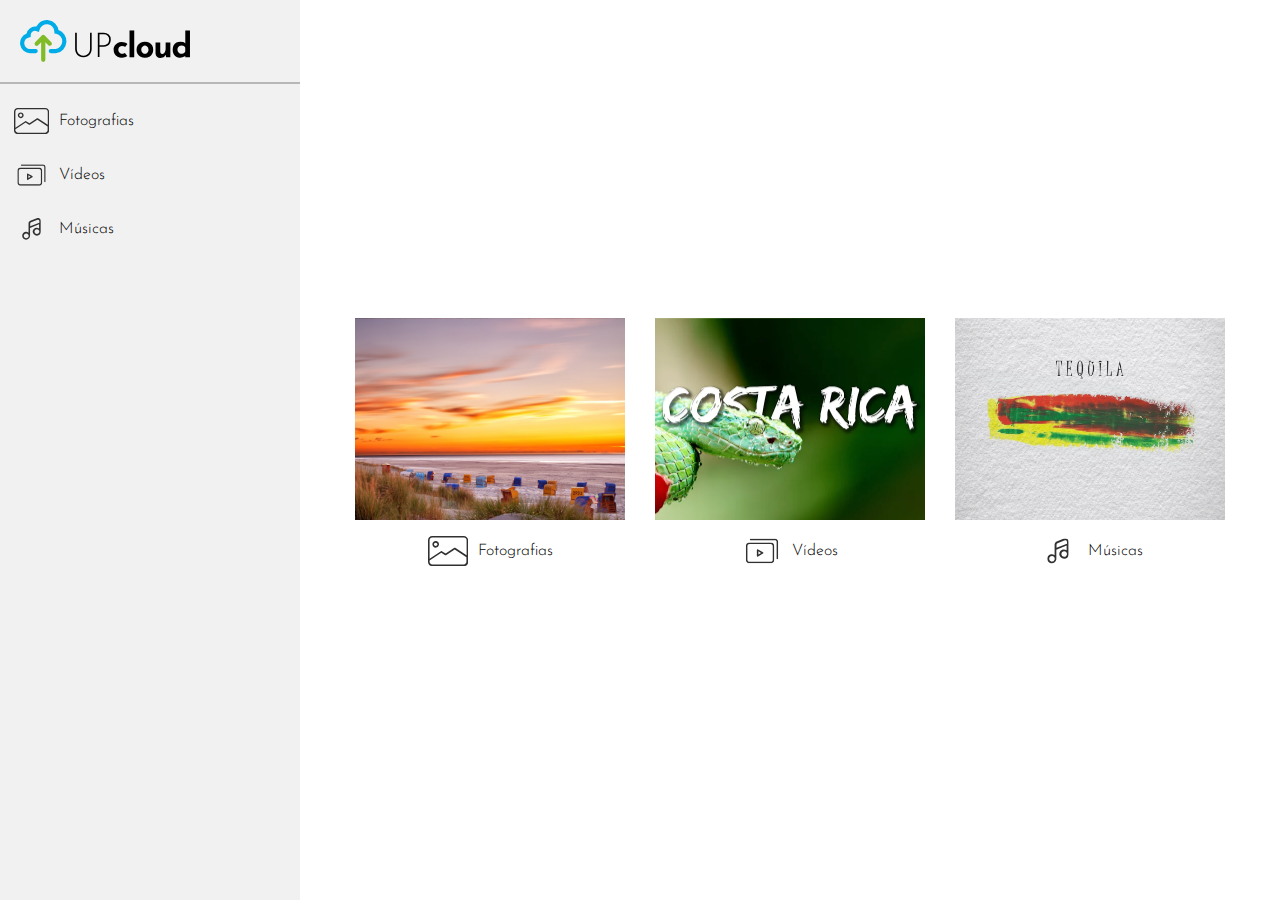
<file: Upcloud2/index.html>
<html>
<head>
    <meta charset="UTF-8">
    <meta name="viewport" content="width=device-width, initial-scale=1.0">
    <meta http-equiv="X-UA-Compatible" content="ie=edge">
    <title>UPcloud</title>
    <link href="estilos.css" rel="stylesheet"/>
</head>
<body>
<div class="wrapper">
    <!-- Menu -->
    <div class="menu">
        <a href="./" class="logo">
            <img src="assets/logo.svg">
        </a>
        <div class="linha"></div>
        <div class="items_menu">
            <a class="item" href="./fotografias.html">
                <img src="assets/icon_pictures.svg"> Fotografias
            </a>
            <a class="item" href="./videos.html">
                <img src="assets/icon_videos.svg"> Vídeos
            </a>
            <a class="item" href="./musicas.html">
                <img src="assets/icon_music.svg"> Músicas
            </a>
        </div>
    </div>
    <!-- Conteúdo -->
    <div class="conteudo pagina-inicial">
        <div class="largura_maxima_botao">
            <a class="botao" href="./fotografias.html">
                <div class="miniatura" style="background-image: url(imagens/imagem12.jpg);"></div>
                <p><img src="assets/icon_pictures.svg">Fotografias</p>
            </a>
            <a class="botao" href="./videos.html">
                <div class="miniatura" style="background-image: url(videos/video1_t.jpg);"></div>
                <p><img src="assets/icon_videos.svg">Vídeos</p>
            </a>
            <a class="botao" href="./musicas.html">
                <div class="miniatura" style="background-image: url(musicas/musica5_t.jpg);"></div>
                <p><img src="assets/icon_music.svg">Músicas</p>
            </a>
        </div>
    </div>
</div>
</div>
</body>
</html>
</file>
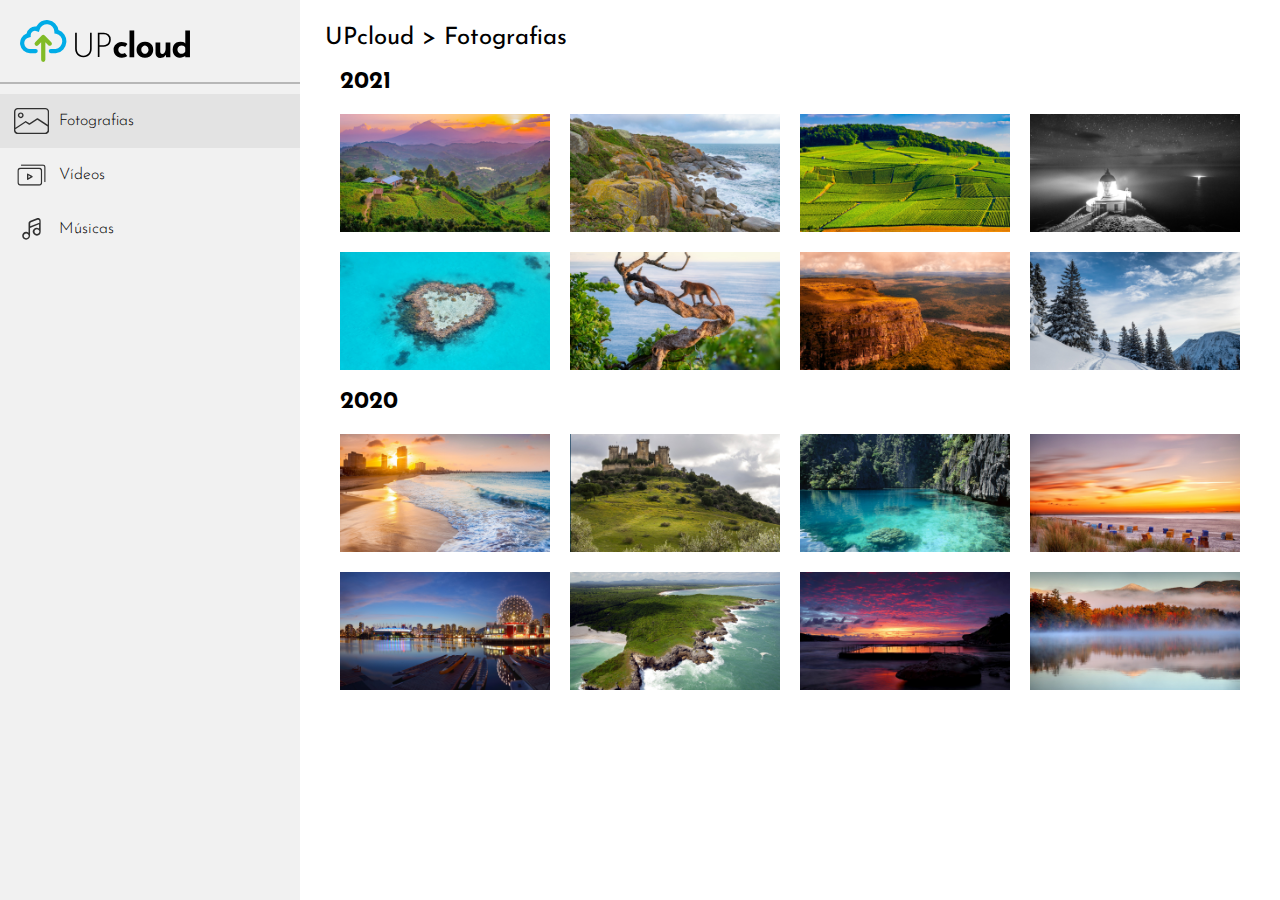
<file: Upcloud2/fotografias.html>
<html>
<head>
    <meta charset="UTF-8">
    <meta name="viewport" content="width=device-width, initial-scale=1.0">
    <meta http-equiv="X-UA-Compatible" content="ie=edge">
    <title>UPcloud</title>
    <link href="estilos.css" rel="stylesheet"/>
</head>
<body>
<div class="wrapper">
    <!-- Menu -->
    <div class="menu">
        <a href="./" class="logo">
            <img src="assets/logo.svg">
        </a>
        <div class="linha"></div>
        <div class="items_menu">
            <a class="item selecionado" href="./fotografias.html">
                <img src="assets/icon_pictures.svg"> Fotografias
            </a>
            <a class="item" href="./videos.html">
                <img src="assets/icon_videos.svg"> Vídeos
            </a>
            <a class="item" href="./musicas.html">
                <img src="assets/icon_music.svg"> Músicas
            </a>
        </div>
    </div>
    <!-- Conteúdo -->
    <div class="conteudo fotografias">
        <h1>UPcloud <span>></span> Fotografias</h1>
        <div class="largura_maxima_botao">
            <h2>2021</h2>
            <div class="grelha">
                <div><img src="imagens/imagem1.jpg">
                </div>
                <div><img src="imagens/imagem2.jpg">
                </div>
                <div><img src="imagens/imagem3.jpg">
                </div>
                <div><img src="imagens/imagem4.jpg">
                </div>
                <div><img src="imagens/imagem5.jpg">
                </div>
                <div><img src="imagens/imagem6.jpg">
                </div>
                <div><img src="imagens/imagem7.jpg">
                </div>
                <div><img src="imagens/imagem8.jpg">
                </div>
            </div>
            <h2>2020</h2>
            <div class="grelha">
                <div><img src="imagens/imagem9.jpg">
                </div>
                <div><img src="imagens/imagem10.jpg">
                </div>
                <div><img src="imagens/imagem11.jpg">
                </div>
                <div><img src="imagens/imagem12.jpg">
                </div>
                <div><img src="imagens/imagem13.jpg">
                </div>
                <div><img src="imagens/imagem14.jpg">
                </div>
                <div><img src="imagens/imagem15.jpg">
                </div>
                <div><img src="imagens/imagem16.jpg">
                </div>
            </div>
        </div>
    </div>

</div>
</body>
</html>
</file>
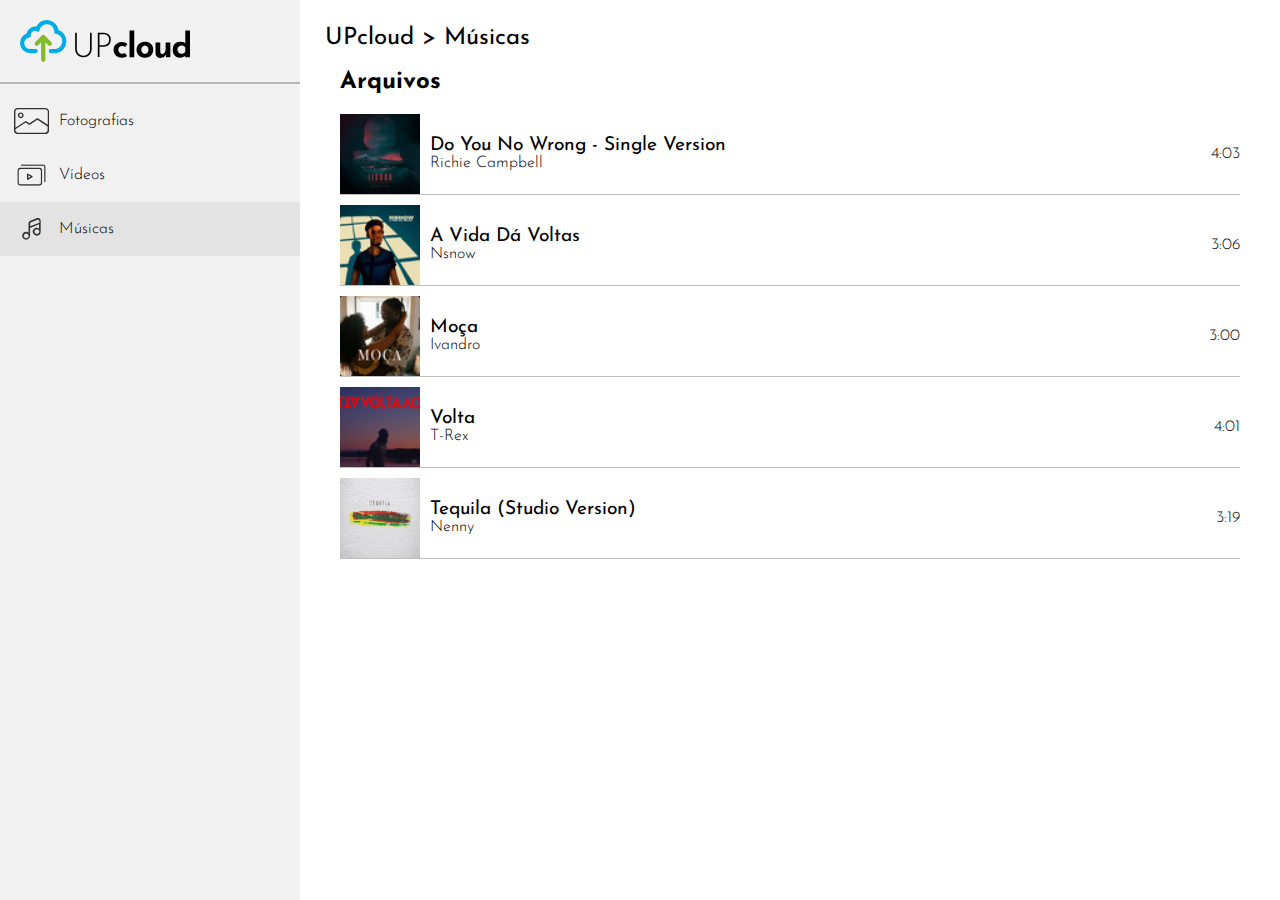
<file: Upcloud2/musicas.html>
<html>
<head>
    <meta charset="UTF-8">
    <meta name="viewport" content="width=device-width, initial-scale=1.0">
    <meta http-equiv="X-UA-Compatible" content="ie=edge">
    <title>UPcloud</title>
    <link href="estilos.css" rel="stylesheet"/>
</head>
<body>
<div class="wrapper">
    <!-- Menu -->
    <div class="menu">
        <a href="./" class="logo">
            <img src="assets/logo.svg">
        </a>
        <div class="linha"></div>
        <div class="items_menu">
            <a class="item" href="./fotografias.html">
                <img src="assets/icon_pictures.svg"> Fotografias
            </a>
            <a class="item" href="./videos.html">
                <img src="assets/icon_videos.svg"> Vídeos
            </a>
            <a class="item selecionado" href="./musicas.html">
                <img src="assets/icon_music.svg"> Músicas
            </a>
        </div>
    </div>
    <!-- Conteúdo -->
    <div class="conteudo musicas">
        <h1>UPcloud <span>></span> Músicas</h1>
        <div class="largura_maxima_botao">
            <h2>Arquivos</h2>
            <div class="lista">
                <div class="musica">
                    <img src="musicas/musica1_t.jpg">
                    <div class="titulo_artista">
                        <p class="titulo">Do You No Wrong - Single Version</p>
                        <p class="artista">Richie Campbell</p>
                    </div>
                    <p class="duracao">4:03</p>
                </div>
                <div class="musica">
                    <img src="musicas/musica2_t.jpg">
                    <div class="titulo_artista">
                        <p class="titulo">A Vida Dá Voltas</p>
                        <p class="artista">Nsnow</p>
                    </div>
                    <p class="duracao">3:06</p>
                </div>
                <div class="musica">
                    <img src="musicas/musica3_t.jpg">
                    <div class="titulo_artista">
                        <p class="titulo">Moça</p>
                        <p class="artista">Ivandro</p>
                    </div>
                    <p class="duracao">3:00</p>
                </div>
                <div class="musica">
                    <img src="musicas/musica4_t.jpg">
                    <div class="titulo_artista">
                        <p class="titulo">Volta</p>
                        <p class="artista">T-Rex</p>
                    </div>
                    <p class="duracao">4:01</p>
                </div>
                <div class="musica">
                    <img src="musicas/musica5_t.jpg">
                    <div class="titulo_artista">
                        <p class="titulo">Tequila (Studio Version)</p>
                        <p class="artista">Nenny</p>
                    </div>
                    <p class="duracao">3:19</p>
                </div>
            </div>
        </div>
    </div>
</div>
</body>
</html>
</file>
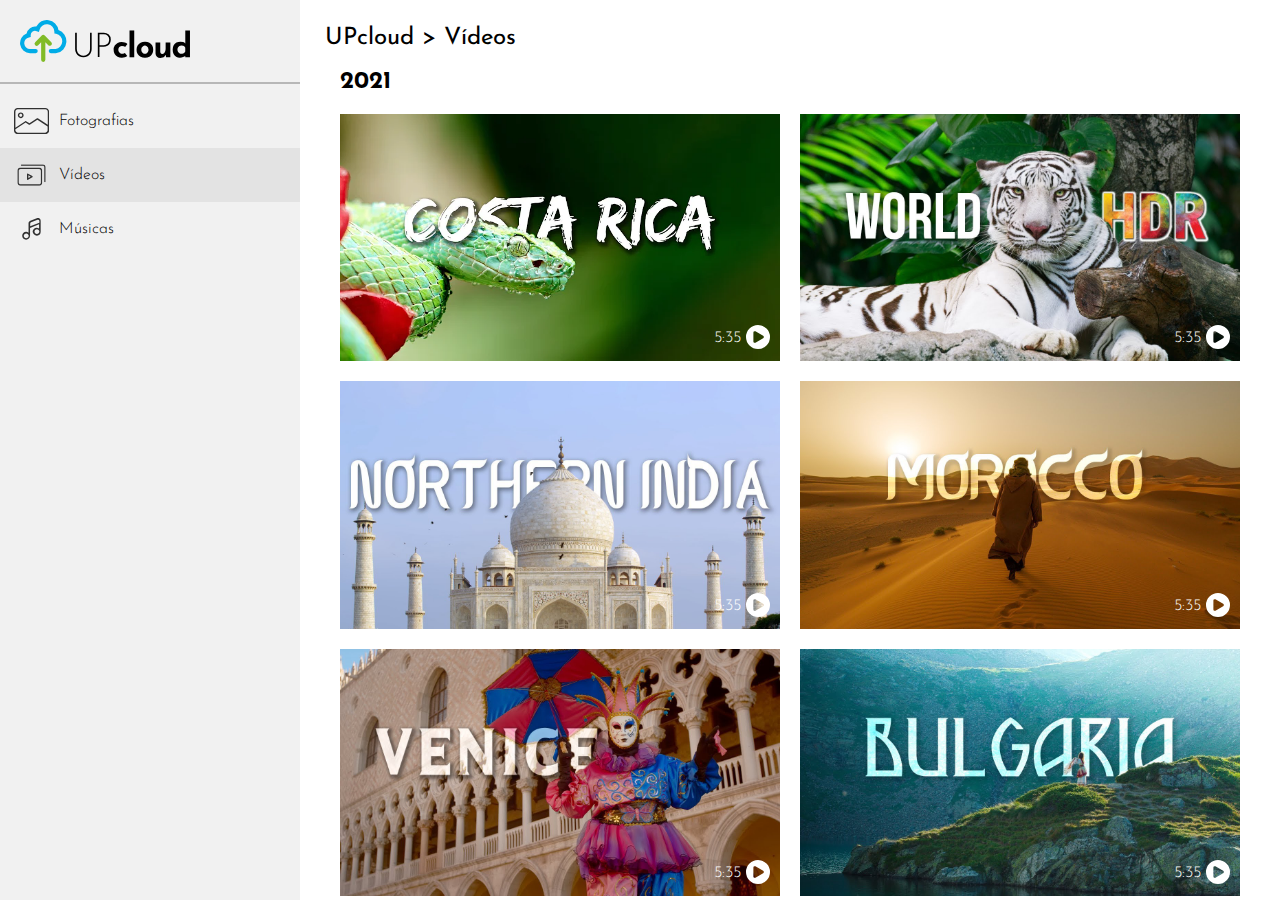
<file: Upcloud2/videos.html>
<html>
<head>
    <meta charset="UTF-8">
    <meta name="viewport" content="width=device-width, initial-scale=1.0">
    <meta http-equiv="X-UA-Compatible" content="ie=edge">
    <title>UPcloud</title>
    <link href="estilos.css" rel="stylesheet"/>
</head>
<body>
<div class="wrapper">
    <!-- Menu -->
    <div class="menu">
        <a href="./" class="logo">
            <img src="assets/logo.svg">
        </a>
        <div class="linha"></div>
        <div class="items_menu">
            <a class="item" href="./fotografias.html">
                <img src="assets/icon_pictures.svg"> Fotografias
            </a>
            <a class="item selecionado" href="./videos.html">
                <img src="assets/icon_videos.svg"> Vídeos
            </a>
            <a class="item" href="./musicas.html">
                <img src="assets/icon_music.svg"> Músicas
            </a>
        </div>
    </div>
    <!-- Conteúdo -->
    <div class="conteudo videos">
        <h1>UPcloud <span>></span> Vídeos</h1>
        <div class="largura_maxima_botao">
            <h2>2021</h2>
            <div class="grelha">
                <div class="imagem"><img src="videos/video1_t.jpg">
                    <p>5:35 <img src="assets/icon_play.svg"></p>
                </div>
                <div class="imagem"><img src="videos/video3_t.jpg">
                    <p>5:35 <img src="assets/icon_play.svg"></p>
                </div>
                <div class="imagem"><img src="videos/video4_t.jpg">
                    <p>5:35 <img src="assets/icon_play.svg"></p>
                </div>
                <div class="imagem"><img src="videos/video5_t.jpg">
                    <p>5:35 <img src="assets/icon_play.svg"></p>
                </div>
                <div class="imagem"><img src="videos/video6_t.jpg">
                    <p>5:35 <img src="assets/icon_play.svg"></p>
                </div>
                <div class="imagem"><img src="videos/video2_t.jpg">
                    <p>5:35 <img src="assets/icon_play.svg"></p>
                </div>
            </div>
        </div>
    </div>
</div>
</body>
</html>
</file>
<file: Upcloud2/estilos.css>
@import url("https://fonts.googleapis.com/css2?family=Josefin+Sans:wght@400;700&display=swap");
* {
  box-sizing: border-box;
}

html, body {
  border: 0;
  margin: 0;
  height: 100%;
}

body {
  font-family: "Josefin Sans", sans-serif;
  font-weight: 300;
}

.wrapper {
  height: 100%;
  display: flex;
}
@media (max-width: 768px) {
  .wrapper {
    flex-direction: column;
  }
}
.wrapper .menu {
  width: 300px;
  background-color: #f1f1f1;
}
@media (max-width: 768px) {
  .wrapper .menu {
    width: auto;
  }
}
.wrapper .menu .logo {
  display: block;
}
@media (max-width: 768px) {
  .wrapper .menu .logo {
    text-align: center;
    background-color: white;
  }
}
.wrapper .menu .logo > img {
  width: 170px;
  margin: 20px;
}
.wrapper .menu .linha {
  border-top: solid 2px #b7b7b7;
  margin-bottom: 10px;
}
@media (max-width: 768px) {
  .wrapper .menu .linha {
    display: none;
  }
}
@media (max-width: 768px) {
  .wrapper .menu .items_menu {
    display: flex;
  }
}
.wrapper .menu .items_menu .item {
  display: flex;
  align-items: center;
  padding: 14px;
  color: inherit;
  text-decoration: none;
}
@media (max-width: 768px) {
  .wrapper .menu .items_menu .item {
    flex: 1;
    justify-content: center;
  }
}
.wrapper .menu .items_menu .item.selecionado {
  background-color: #e3e3e3;
}
.wrapper .menu .items_menu .item:hover {
  background-color: #e8e8e8;
}
.wrapper .menu .items_menu .item img {
  width: 35px;
  margin-right: 10px;
}
@media (max-width: 768px) {
  .wrapper .menu .items_menu .item img {
    width: 25px;
  }
}
.wrapper .conteudo {
  flex: 1;
  overflow: auto;
}
.wrapper .conteudo .largura_maxima_botao {
  max-width: 900px;
  margin: auto;
}
.wrapper .conteudo > h1 {
  font-weight: normal;
  font-size: 1.5em;
}
@media (max-width: 768px) {
  .wrapper .conteudo > h1 {
    display: none;
  }
  .wrapper .conteudo > h1 > span {
    color: #b5b5b5;
  }
}
.wrapper .conteudo > h1 h2 {
  font-weight: normal;
  margin-top: 30px;
  margin-bottom: 10px;
  font-size: 1.2em;
}
.wrapper .conteudo.pagina-inicial .largura_maxima_botao {
  display: flex;
  align-items: center;
  height: 100%;
}
@media (max-width: 768px) {
  .wrapper .conteudo.pagina-inicial .largura_maxima_botao {
    flex-direction: column;
    align-items: stretch;
    padding: 30px;
  }
}
.wrapper .conteudo.pagina-inicial .botao {
  flex: 1;
  margin: 15px;
  cursor: pointer;
  text-decoration: none;
  color: inherit;
}
.wrapper .conteudo.pagina-inicial .botao .miniatura {
  padding-bottom: 75%;
  background-size: cover;
  background-position: center;
}
.wrapper .conteudo.pagina-inicial .botao:hover .miniatura {
  box-shadow: 0 0 10px #4a91e3;
}
.wrapper .conteudo.pagina-inicial .botao p {
  display: flex;
  align-items: center;
  justify-content: center;
}
.wrapper .conteudo.pagina-inicial .botao p img {
  width: 40px;
  margin-right: 10px;
}
.wrapper .conteudo.fotografias {
  padding: 10px 25px;
}
.wrapper .conteudo.fotografias .grelha {
  display: flex;
  flex-wrap: wrap;
  margin: -10px;
}
.wrapper .conteudo.fotografias .grelha > div {
  width: 25%;
  padding: 10px;
  cursor: pointer;
}
@media (max-width: 768px) {
  .wrapper .conteudo.fotografias .grelha > div {
    width: 50%;
  }
}
.wrapper .conteudo.fotografias .grelha > div img {
  width: 100%;
}
.wrapper .conteudo.fotografias .grelha > div img:hover {
  box-shadow: 0 0 10px #4a91e3;
}
.wrapper .conteudo.videos {
  padding: 10px 25px;
}
.wrapper .conteudo.videos .grelha {
  display: flex;
  flex-wrap: wrap;
  margin: -10px;
}
.wrapper .conteudo.videos .grelha .imagem {
  width: 50%;
  padding: 10px;
  position: relative;
}
@media (max-width: 768px) {
  .wrapper .conteudo.videos .grelha .imagem {
    width: 100%;
  }
}
.wrapper .conteudo.videos .grelha .imagem > img {
  width: 100%;
}
.wrapper .conteudo.videos .grelha .imagem > img:hover {
  box-shadow: 0 0 10px #4a91e3;
  cursor: pointer;
}
.wrapper .conteudo.videos .grelha .imagem p {
  position: absolute;
  bottom: 20px;
  right: 20px;
  margin: 0;
  color: white;
  display: flex;
  align-items: center;
}
.wrapper .conteudo.videos .grelha .imagem p > img {
  margin-left: 5px;
  margin-bottom: 2px;
}
.wrapper .conteudo.musicas {
  padding: 10px 25px;
}
.wrapper .conteudo.musicas .lista {
  margin-top: 16px;
}
.wrapper .conteudo.musicas .lista .musica {
  display: flex;
  align-items: center;
  border-bottom: solid 1px #bebebe;
  margin-bottom: 10px;
  cursor: pointer;
}
.wrapper .conteudo.musicas .lista .musica > img {
  width: 80px;
}
@media (max-width: 768px) {
  .wrapper .conteudo.musicas .lista .musica > img {
    width: 60px;
  }
}
.wrapper .conteudo.musicas .lista .musica:hover > img {
  box-shadow: 0 0 10px #4a91e3;
}
.wrapper .conteudo.musicas .lista .musica .titulo_artista {
  flex: 1;
  padding-left: 10px;
  padding-right: 10px;
  align-items: center;
}
.wrapper .conteudo.musicas .lista .musica .titulo_artista p {
  margin: 0;
}
.wrapper .conteudo.musicas .lista .musica .titulo_artista .titulo {
  font-size: 1.2em;
  font-weight: normal;
}
@media (max-width: 768px) {
  .wrapper .conteudo.musicas .lista .musica .titulo_artista .titulo {
    font-size: 1em;
  }
}
.wrapper .conteudo.musicas .lista .musica .titulo_artista .titulo .artista {
  margin-top: 6px;
}
.wrapper .conteudo.musicas .lista .musica .titulo_artista .duracao {
  align-self: flex-end;
  margin-bottom: 10px;
}

/*# sourceMappingURL=estilos.css.map */
</file>
